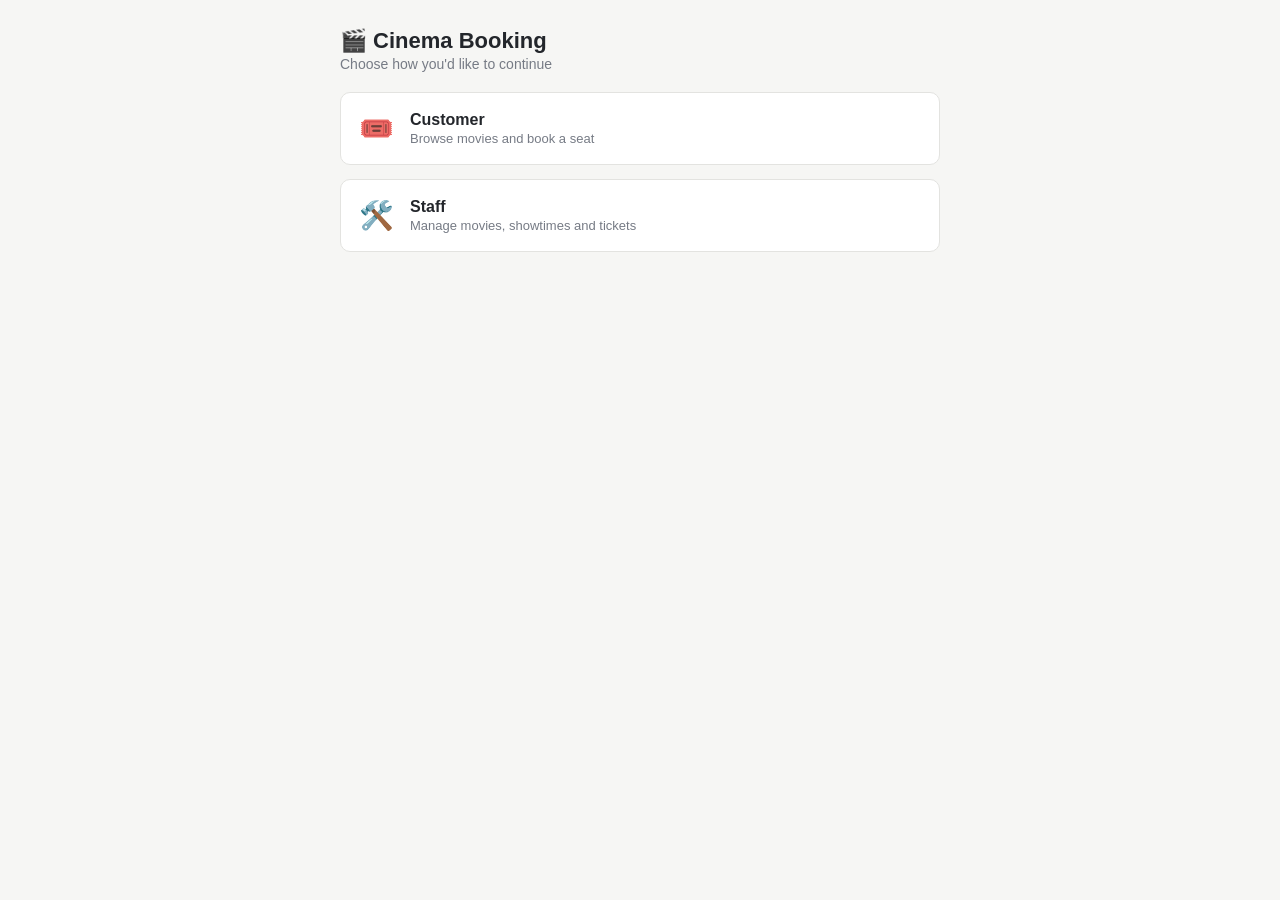
<file: clients/web/index.html>
<!DOCTYPE html>
<html>
<head>
  <meta charset="utf-8">
  <title>Cinema Booking</title>
  <script>document.write('<link rel="stylesheet" href="styles.css?t=' + Date.now() + '">');</script>
</head>
<body>
<div class="container">
  <h1>🎬 Cinema Booking</h1>
  <p class="subtitle">Choose how you'd like to continue</p>

  <a class="role-card" href="customer.html">
    <span class="role-icon">🎟️</span>
    <span>
      <span class="role-title">Customer</span>
      <span class="role-desc">Browse movies and book a seat</span>
    </span>
  </a>

  <a class="role-card" href="staff.html">
    <span class="role-icon">🛠️</span>
    <span>
      <span class="role-title">Staff</span>
      <span class="role-desc">Manage movies, showtimes and tickets</span>
    </span>
  </a>
</div>

<script>
// Browsers can hold on to an old cached copy of customer.html/staff.html
// even after the files change. Adding a fresh, unique query string forces
// a real reload every time, instead of a stale cached page.
document.querySelectorAll(".role-card").forEach(a => {
  a.href = a.getAttribute("href").split("?")[0] + "?t=" + Date.now();
});
</script>
</body>
</html>
</file>
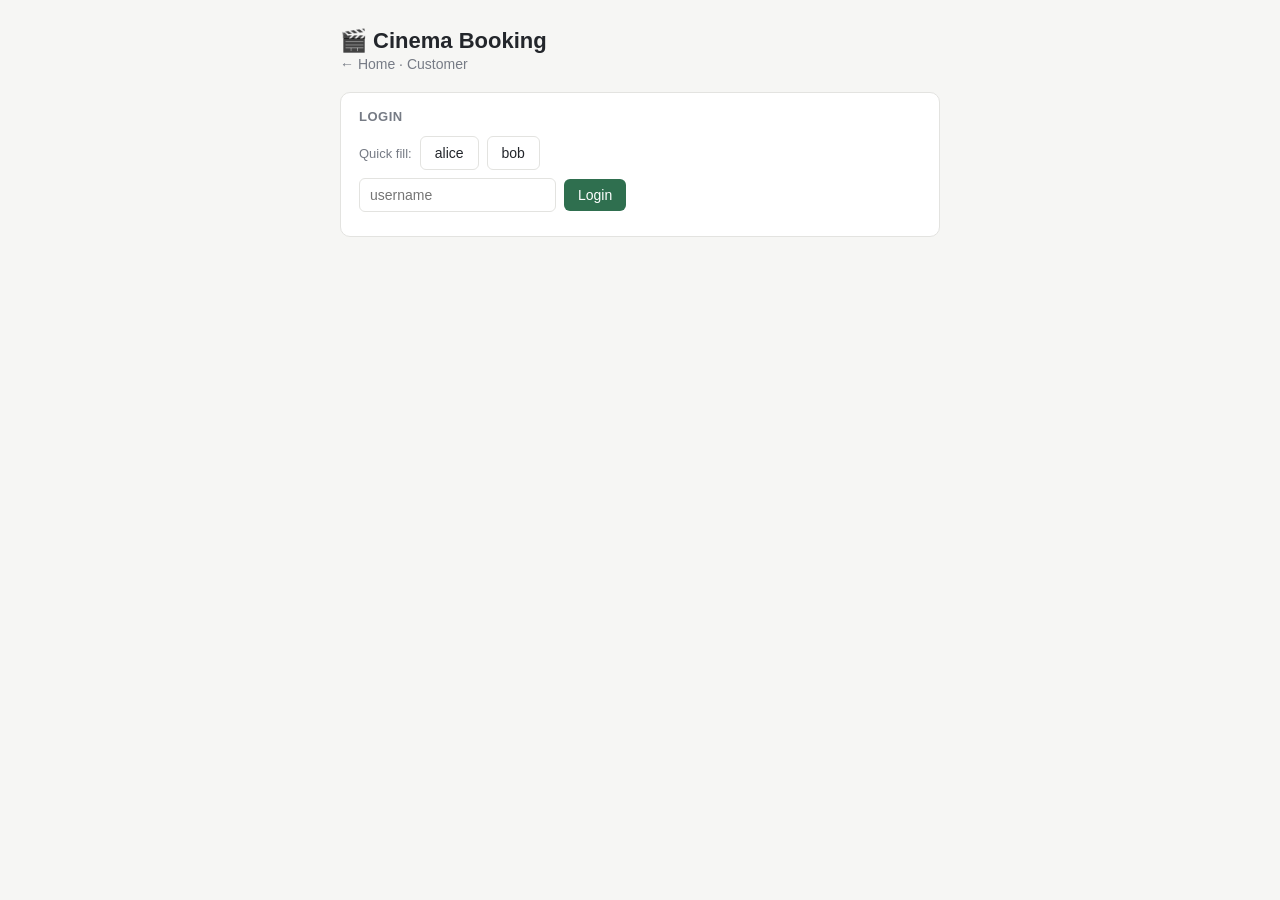
<file: clients/web/customer.html>
<!DOCTYPE html>
<html>
<head>
  <meta charset="utf-8">
  <title>Cinema — Customer</title>
  <script>document.write('<link rel="stylesheet" href="styles.css?t=' + Date.now() + '">');</script>
</head>
<body>
<div class="container">
  <h1>🎬 Cinema Booking</h1>
  <p class="subtitle"><a class="back-link" id="homeLink" href="index.html">← Home</a> · Customer</p>

  <div id="loginCard" class="card">
    <h2>Login</h2>
    <div class="row">
      <span class="muted">Quick fill:</span>
      <button class="secondary" onclick="fill('alice')">alice</button>
      <button class="secondary" onclick="fill('bob')">bob</button>
    </div>
    <div class="row">
      <input id="nameInput" placeholder="username">
      <button onclick="login()">Login</button>
    </div>
    <p id="error" class="error"></p>
  </div>

  <div id="app" class="hidden">
    <p><span id="liveDot" class="live-dot"></span>Logged in as <b id="who"></b></p>

    <div class="card">
      <h2>Movies &amp; Showtimes</h2>
      <div id="moviesList"></div>
    </div>

    <div id="seatMapCard" class="card hidden">
      <h2 id="seatMapTitle">Pick a seat</h2>
      <div class="screen-label">SCREEN</div>
      <div class="screen-bar"></div>
      <div id="seatGrid"></div>
      <div class="legend">
        <span><span class="dot grey"></span>Available</span>
        <span><span class="dot red"></span>Taken</span>
      </div>
      <p id="seatMsg" class="error"></p>
    </div>

    <div class="card">
      <h2>My Bookings</h2>
      <ul id="myTickets"><li class="muted">No bookings yet</li></ul>
    </div>

    <div class="card">
      <h2>Live Activity</h2>
      <ul id="activity"><li class="muted">Waiting for events...</li></ul>
    </div>
  </div>
</div>

<script>
const GATEWAY = "http://localhost:8000";
const NOTIFY = "ws://localhost:8004/ws";
const ROWS = ["A", "B", "C", "D", "E"];
const COLS = [1, 2, 3, 4, 5, 6, 7, 8];
let me = "";
let currentShowtimeId = null;

homeLink.href = "index.html?t=" + Date.now();  // avoid a stale cached index page

function fill(user) { nameInput.value = user; }  // demo shortcut

async function login() {
  error.textContent = "";
  const name = nameInput.value.trim();
  if (!name) { error.textContent = "enter a username first"; return; }
  let r;
  try {
    r = await fetch(`${GATEWAY}/login`, {
      method: "POST",
      headers: { "Content-Type": "application/json" },
      body: JSON.stringify({ username: name }),
    });
  } catch (err) {
    error.textContent = "can't reach the server — is run_all.sh running?";
    return;
  }
  if (!r.ok) { error.textContent = "login failed"; return; }
  me = name;
  loginCard.classList.add("hidden");
  app.classList.remove("hidden");
  who.textContent = me;
  await loadMovies();
  connectWebSocket();
}

async function loadMovies() {
  const movies = await (await fetch(`${GATEWAY}/movies`)).json();
  moviesList.innerHTML = movies.map(m => `
    <div class="movie">
      <div class="title">${m.title}</div>
      <div class="row">
        ${m.showtimes.map(s =>
          `<button class="showtime-btn" id="st-${s.id}" onclick="selectShowtime(${s.id})">${s.time}</button>`
        ).join("")}
      </div>
    </div>`).join("") || `<p class="muted">No movies yet</p>`;

  // show a seat map right away so there's something to see
  if (currentShowtimeId === null && movies.length && movies[0].showtimes.length) {
    await selectShowtime(movies[0].showtimes[0].id);
  }
}

async function selectShowtime(showtimeId) {
  currentShowtimeId = showtimeId;
  document.querySelectorAll(".showtime-btn").forEach(b => b.classList.remove("selected"));
  const btn = document.getElementById(`st-${showtimeId}`);
  if (btn) btn.classList.add("selected");
  seatMapCard.classList.remove("hidden");
  seatMsg.textContent = "";
  await renderSeatGrid();
}

async function renderSeatGrid() {
  const bookings = await (await fetch(`${GATEWAY}/bookings`)).json();
  const taken = new Set(bookings.filter(t => t.showtime_id === currentShowtimeId).map(t => t.seat));
  seatGrid.innerHTML = ROWS.map(row => `
    <div class="seat-row">
      <span class="row-label">${row}</span>
      ${COLS.map(col => {
        const seat = row + col;
        const isTaken = taken.has(seat);
        return `<button class="seat ${isTaken ? "taken" : ""}" data-seat="${seat}"
                  onclick="bookSeat('${seat}')" ${isTaken ? "disabled" : ""}>${col}</button>`;
      }).join("")}
    </div>`).join("");
}

function markSeat(seat, taken) {
  const btn = seatGrid.querySelector(`[data-seat="${seat}"]`);
  if (!btn) return;
  btn.classList.toggle("taken", taken);
  btn.disabled = taken;
}

async function bookSeat(seat) {
  seatMsg.textContent = "";
  const r = await fetch(`${GATEWAY}/bookings`, {
    method: "POST",
    headers: { "Content-Type": "application/json" },
    body: JSON.stringify({ username: me, showtime_id: currentShowtimeId, seat }),
  });
  const data = await r.json();
  if (!r.ok) { seatMsg.textContent = data.detail || "booking failed"; return; }
  markSeat(seat, true);
  if (myTickets.querySelector(".muted")) myTickets.innerHTML = "";
  const li = document.createElement("li");
  li.innerHTML = `<span>#${data.id} seat ${data.seat}</span><span class="status">booked</span>`;
  myTickets.prepend(li);
}

function connectWebSocket() {
  const ws = new WebSocket(NOTIFY);
  ws.onopen = () => liveDot.classList.add("on");
  ws.onclose = () => liveDot.classList.remove("on");
  ws.onmessage = (msg) => {
    const e = JSON.parse(msg.data);
    const taken = e.event === "seat_taken";
    if (e.showtime_id === currentShowtimeId) markSeat(e.seat, taken);

    if (activity.querySelector(".muted")) activity.innerHTML = "";
    const li = document.createElement("li");
    li.innerHTML = `<span>seat ${e.seat} (showtime ${e.showtime_id})</span>` +
      `<span class="status ${taken ? "" : "freed"}">${taken ? "booked" : "freed"}</span>`;
    activity.prepend(li);
    while (activity.children.length > 8) activity.removeChild(activity.lastChild);
  };
}
</script>
</body>
</html>
</file>
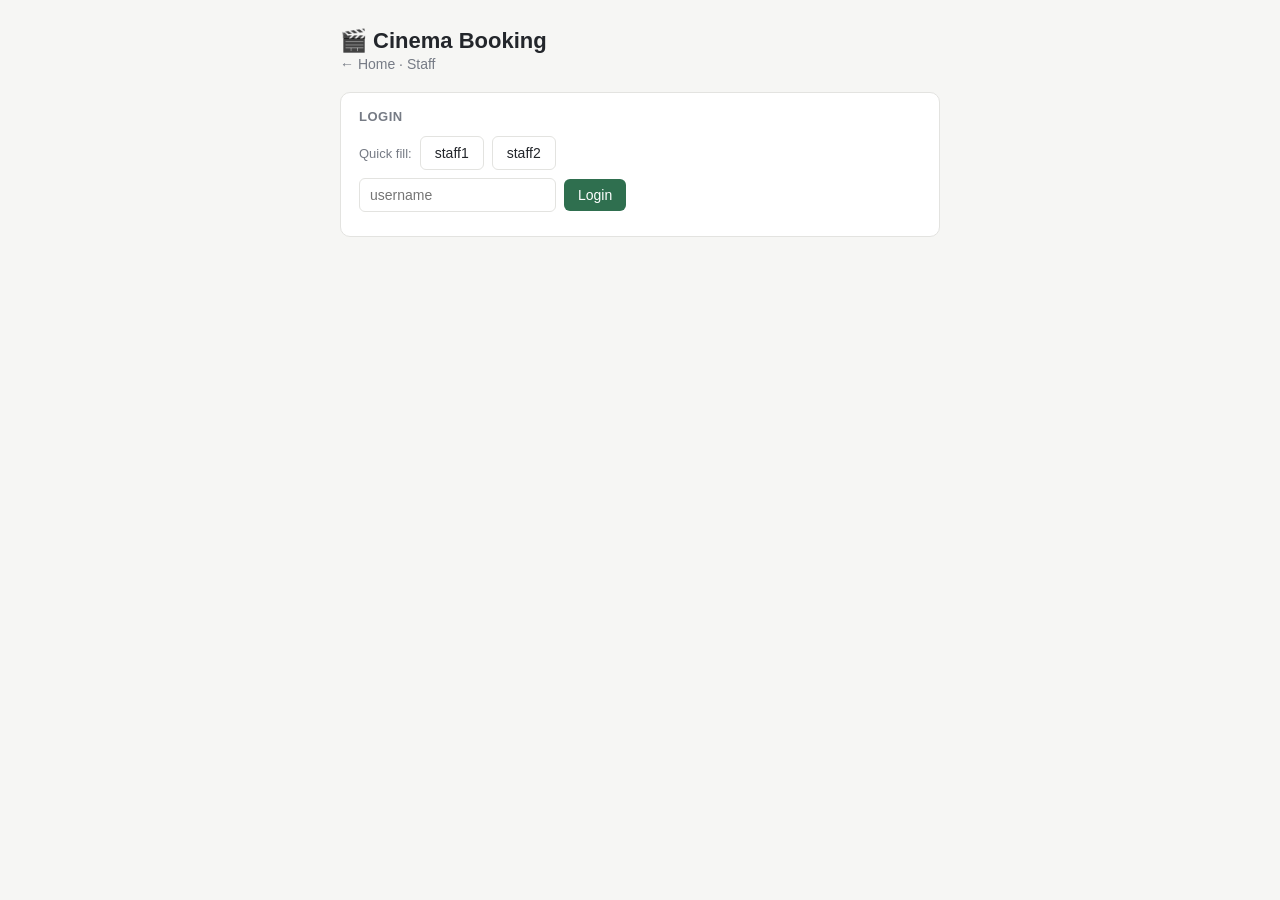
<file: clients/web/staff.html>
<!DOCTYPE html>
<html>
<head>
  <meta charset="utf-8">
  <title>Cinema — Staff</title>
  <script>document.write('<link rel="stylesheet" href="styles.css?t=' + Date.now() + '">');</script>
</head>
<body>
<div class="container">
  <h1>🎬 Cinema Booking</h1>
  <p class="subtitle"><a class="back-link" id="homeLink" href="index.html">← Home</a> · Staff</p>

  <div id="loginCard" class="card">
    <h2>Login</h2>
    <div class="row">
      <span class="muted">Quick fill:</span>
      <button class="secondary" onclick="fill('staff1')">staff1</button>
      <button class="secondary" onclick="fill('staff2')">staff2</button>
    </div>
    <div class="row">
      <input id="nameInput" placeholder="username">
      <button onclick="login()">Login</button>
    </div>
    <p id="error" class="error"></p>
  </div>

  <div id="app" class="hidden">
    <p><span id="liveDot" class="live-dot"></span>Logged in as <b id="who"></b> (staff)</p>

    <div class="card">
      <h2>Add Movie</h2>
      <div class="row">
        <input id="movieTitle" placeholder="movie title">
        <button onclick="addMovie()">Add</button>
      </div>
    </div>

    <div class="card">
      <h2>Movies &amp; Showtimes</h2>
      <div id="moviesList"></div>
      <div class="row" style="margin-top:10px">
        <select id="movieSelect"></select>
        <input id="showtimeTime" placeholder="e.g. 20:00" style="width:100px">
        <button onclick="addShowtime()">Add Showtime</button>
      </div>
    </div>

    <div id="seatMapCard" class="card hidden">
      <h2>Seat Map — click a taken seat to cancel it</h2>
      <div class="screen-label">SCREEN</div>
      <div class="screen-bar"></div>
      <div id="seatGrid"></div>
      <div class="legend">
        <span><span class="dot grey"></span>Available</span>
        <span><span class="dot red"></span>Taken</span>
      </div>
    </div>

    <div class="card">
      <h2>Tickets</h2>
      <ul id="tickets"><li class="muted">No tickets yet</li></ul>
    </div>

    <div class="card">
      <h2>Live Activity</h2>
      <ul id="activity"><li class="muted">Waiting for events...</li></ul>
    </div>
  </div>
</div>

<script>
const GATEWAY = "http://localhost:8000";
const NOTIFY = "ws://localhost:8004/ws";
const ROWS = ["A", "B", "C", "D", "E"];
const COLS = [1, 2, 3, 4, 5, 6, 7, 8];
let me = "";
let currentShowtimeId = null;
let seatToTicket = {};  // seat -> ticket id, for the currently viewed showtime

homeLink.href = "index.html?t=" + Date.now();  // avoid a stale cached index page

function fill(user) { nameInput.value = user; }  // demo shortcut

async function login() {
  error.textContent = "";
  const name = nameInput.value.trim();
  if (!name) { error.textContent = "enter a username first"; return; }
  let r;
  try {
    r = await fetch(`${GATEWAY}/login`, {
      method: "POST",
      headers: { "Content-Type": "application/json" },
      body: JSON.stringify({ username: name }),
    });
  } catch (err) {
    error.textContent = "can't reach the server — is run_all.sh running?";
    return;
  }
  if (!r.ok) { error.textContent = "login failed"; return; }
  me = name;
  loginCard.classList.add("hidden");
  app.classList.remove("hidden");
  who.textContent = me;
  await loadMovies();
  loadTickets();
  connectWebSocket();
}

async function loadMovies() {
  const movies = await (await fetch(`${GATEWAY}/movies`)).json();
  moviesList.innerHTML = movies.map(m => `
    <div class="movie">
      <div class="title">[${m.id}] ${m.title}</div>
      <div class="row">
        ${m.showtimes.map(s =>
          `<button class="showtime-btn" id="st-${s.id}" onclick="selectShowtime(${s.id})">${s.time}</button>`
        ).join("")}
      </div>
    </div>`).join("") || `<p class="muted">No movies yet</p>`;
  movieSelect.innerHTML = movies.map(m => `<option value="${m.id}">${m.title}</option>`).join("");

  if (currentShowtimeId === null && movies.length && movies[0].showtimes.length) {
    await selectShowtime(movies[0].showtimes[0].id);
  }
}

async function selectShowtime(showtimeId) {
  currentShowtimeId = showtimeId;
  document.querySelectorAll(".showtime-btn").forEach(b => b.classList.remove("selected"));
  const btn = document.getElementById(`st-${showtimeId}`);
  if (btn) btn.classList.add("selected");
  seatMapCard.classList.remove("hidden");
  await renderSeatGrid();
}

async function renderSeatGrid() {
  const bookings = await (await fetch(`${GATEWAY}/bookings`)).json();
  seatToTicket = {};
  bookings.filter(t => t.showtime_id === currentShowtimeId).forEach(t => seatToTicket[t.seat] = t.id);
  seatGrid.innerHTML = ROWS.map(row => `
    <div class="seat-row">
      <span class="row-label">${row}</span>
      ${COLS.map(col => {
        const seat = row + col;
        const isTaken = seat in seatToTicket;
        return `<button class="seat ${isTaken ? "taken" : ""}" data-seat="${seat}"
                  onclick="seatClicked('${seat}')">${col}</button>`;
      }).join("")}
    </div>`).join("");
}

function markSeat(seat, taken) {
  const btn = seatGrid.querySelector(`[data-seat="${seat}"]`);
  if (!btn) return;
  btn.classList.toggle("taken", taken);
}

async function seatClicked(seat) {
  const ticketId = seatToTicket[seat];
  if (!ticketId) return;  // empty seat: staff doesn't book on a customer's behalf
  await cancelTicket(ticketId);
}

async function addMovie() {
  const title = movieTitle.value.trim();
  if (!title) return;
  await fetch(`${GATEWAY}/movies`, {
    method: "POST", headers: { "Content-Type": "application/json" }, body: JSON.stringify({ title }),
  });
  movieTitle.value = "";
  loadMovies();
}

async function addShowtime() {
  const movieId = movieSelect.value;
  const time = showtimeTime.value.trim();
  if (!movieId || !time) return;
  await fetch(`${GATEWAY}/movies/${movieId}/showtimes`, {
    method: "POST", headers: { "Content-Type": "application/json" }, body: JSON.stringify({ time }),
  });
  showtimeTime.value = "";
  loadMovies();
}

async function loadTickets() {
  const list = await (await fetch(`${GATEWAY}/bookings`)).json();
  tickets.innerHTML = list.map(t => `
    <li>
      <span>#${t.id} ${t.username} — showtime ${t.showtime_id}, seat ${t.seat}</span>
      <button class="danger" onclick="cancelTicket(${t.id})">Cancel</button>
    </li>`).join("") || `<li class="muted">No tickets yet</li>`;
}

async function cancelTicket(id) {
  await fetch(`${GATEWAY}/bookings/${id}`, { method: "DELETE" });
  loadTickets();
}

function connectWebSocket() {
  const ws = new WebSocket(NOTIFY);
  ws.onopen = () => liveDot.classList.add("on");
  ws.onclose = () => liveDot.classList.remove("on");
  ws.onmessage = (msg) => {
    const e = JSON.parse(msg.data);
    const taken = e.event === "seat_taken";
    if (e.showtime_id === currentShowtimeId) {
      markSeat(e.seat, taken);
      if (taken && e.ticket) seatToTicket[e.seat] = e.ticket.id;
      else delete seatToTicket[e.seat];
    }

    if (activity.querySelector(".muted")) activity.innerHTML = "";
    const li = document.createElement("li");
    li.innerHTML = `<span>seat ${e.seat} (showtime ${e.showtime_id})</span>` +
      `<span class="status ${taken ? "" : "freed"}">${taken ? "booked" : "freed"}</span>`;
    activity.prepend(li);
    while (activity.children.length > 8) activity.removeChild(activity.lastChild);
    loadTickets();  // keep the ticket list live too
  };
}
</script>
</body>
</html>
</file>
<file: clients/web/styles.css>
:root {
  --bg: #f6f6f4;
  --card: #ffffff;
  --border: #e3e3e0;
  --text: #23262b;
  --muted: #767b85;
  --accent: #2f6f4f;
  --accent-dark: #234f39;
  --danger: #b3261e;
  --danger-bg: #fbeceb;
}

* { box-sizing: border-box; }

body {
  font-family: -apple-system, BlinkMacSystemFont, "Segoe UI", Roboto, sans-serif;
  background: var(--bg);
  color: var(--text);
  margin: 0;
  padding: 28px 16px;
}

.container { max-width: 600px; margin: 0 auto; }

h1 { font-size: 22px; margin: 0 0 2px; }
.subtitle { color: var(--muted); margin: 0 0 20px; font-size: 14px; }

.card {
  background: var(--card);
  border: 1px solid var(--border);
  border-radius: 10px;
  padding: 16px 18px;
  margin-bottom: 16px;
}
.card h2 {
  font-size: 13px;
  text-transform: uppercase;
  letter-spacing: .04em;
  color: var(--muted);
  margin: 0 0 12px;
}

.row { display: flex; gap: 8px; align-items: center; flex-wrap: wrap; margin-bottom: 8px; }
.row:last-child { margin-bottom: 0; }

input, select {
  border: 1px solid var(--border);
  border-radius: 6px;
  padding: 8px 10px;
  font-size: 14px;
  font-family: inherit;
}

button {
  border: none;
  background: var(--accent);
  color: #fff;
  padding: 8px 14px;
  border-radius: 6px;
  font-size: 14px;
  cursor: pointer;
}
button:hover { background: var(--accent-dark); }
button.secondary { background: #fff; color: var(--text); border: 1px solid var(--border); }
button.secondary:hover { background: var(--bg); }
button.danger { background: var(--danger); }
button.danger:hover { background: #8f1e18; }

ul { list-style: none; padding: 0; margin: 0; }
li {
  display: flex; justify-content: space-between; align-items: center;
  gap: 8px; padding: 8px 0; border-bottom: 1px solid var(--border); font-size: 14px;
}
li:last-child { border-bottom: none; }

.status {
  font-size: 12px; padding: 2px 9px; border-radius: 999px;
  background: #eaf3ee; color: var(--accent-dark); white-space: nowrap;
}
.status.freed { background: #eef0f2; color: var(--muted); }

.movie { margin-bottom: 14px; }
.movie:last-child { margin-bottom: 0; }
.movie .title { font-weight: 600; margin-bottom: 6px; }
.showtime { margin-left: 4px; color: var(--muted); font-size: 14px; }

.live-dot {
  display: inline-block; width: 8px; height: 8px; border-radius: 50%;
  background: #ccc; margin-right: 6px;
}
.live-dot.on { background: var(--accent); }

.error { color: var(--danger); font-size: 13px; margin: 6px 0 0; }
.muted { color: var(--muted); font-size: 13px; }
.hidden { display: none; }

/* showtime picker */
.showtime-btn {
  background: #fff; color: var(--text); border: 1px solid var(--border);
  padding: 6px 12px; font-size: 13px; border-radius: 6px;
}
.showtime-btn:hover { background: var(--bg); }
.showtime-btn.selected { background: var(--accent); color: #fff; border-color: var(--accent); }

/* seat map */
.screen-label {
  text-align: center; font-size: 11px; letter-spacing: .3em;
  color: var(--muted); margin-bottom: 6px;
}
.screen-bar {
  height: 10px; width: 85%; margin: 0 auto 22px;
  background: linear-gradient(180deg, #ccd0ca, #f6f6f4);
  border-radius: 50%;
  box-shadow: 0 6px 10px -5px rgba(0, 0, 0, .18);
}

.seat-row { display: flex; justify-content: center; align-items: center; gap: 6px; margin-bottom: 6px; }
.seat-row:last-child { margin-bottom: 0; }

.row-label { width: 14px; font-size: 11px; color: var(--muted); text-align: center; }

.seat {
  width: 30px; height: 26px; padding: 0;
  border-radius: 5px; background: #d7dad4; color: #565a51;
  font-size: 10px; line-height: 26px;
}
.seat:hover:not(.taken) { background: #c4c8c0; }
.seat.taken { background: var(--danger); color: #fff; cursor: not-allowed; }
.seat.taken:hover { background: var(--danger); }

.legend { display: flex; justify-content: center; gap: 18px; margin-top: 14px; font-size: 12px; color: var(--muted); }
.legend .dot {
  display: inline-block; width: 10px; height: 10px; border-radius: 3px;
  margin-right: 5px; vertical-align: middle;
}
.legend .dot.grey { background: #d7dad4; }
.legend .dot.red { background: var(--danger); }

/* landing page */
.role-card {
  display: flex; align-items: center; gap: 16px;
  background: var(--card); border: 1px solid var(--border); border-radius: 10px;
  padding: 18px; margin-bottom: 14px; text-decoration: none; color: var(--text);
}
.role-card:hover { border-color: var(--accent); background: var(--bg); }
.role-icon { font-size: 28px; }
.role-title { display: block; font-weight: 600; font-size: 16px; }
.role-desc { display: block; color: var(--muted); font-size: 13px; margin-top: 2px; }

.back-link { color: var(--muted); text-decoration: none; }
.back-link:hover { color: var(--text); text-decoration: underline; }
</file>
